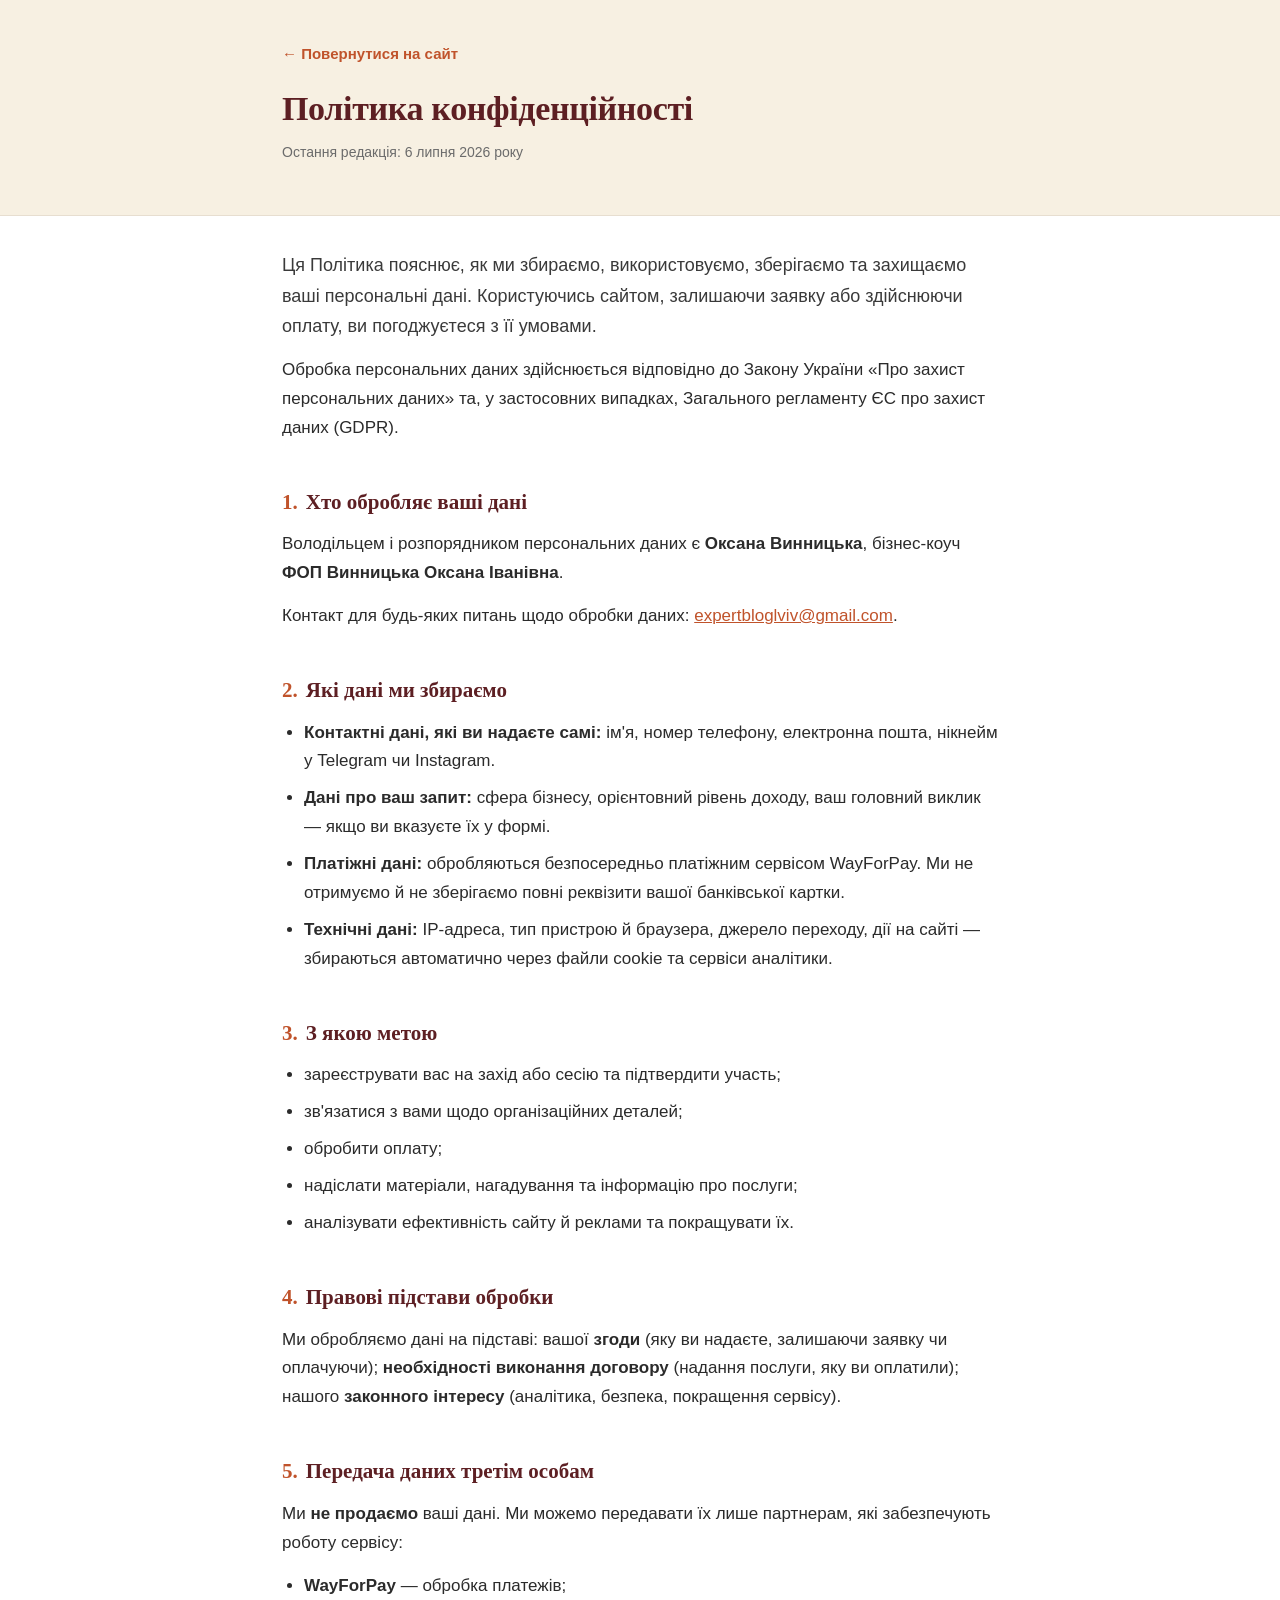
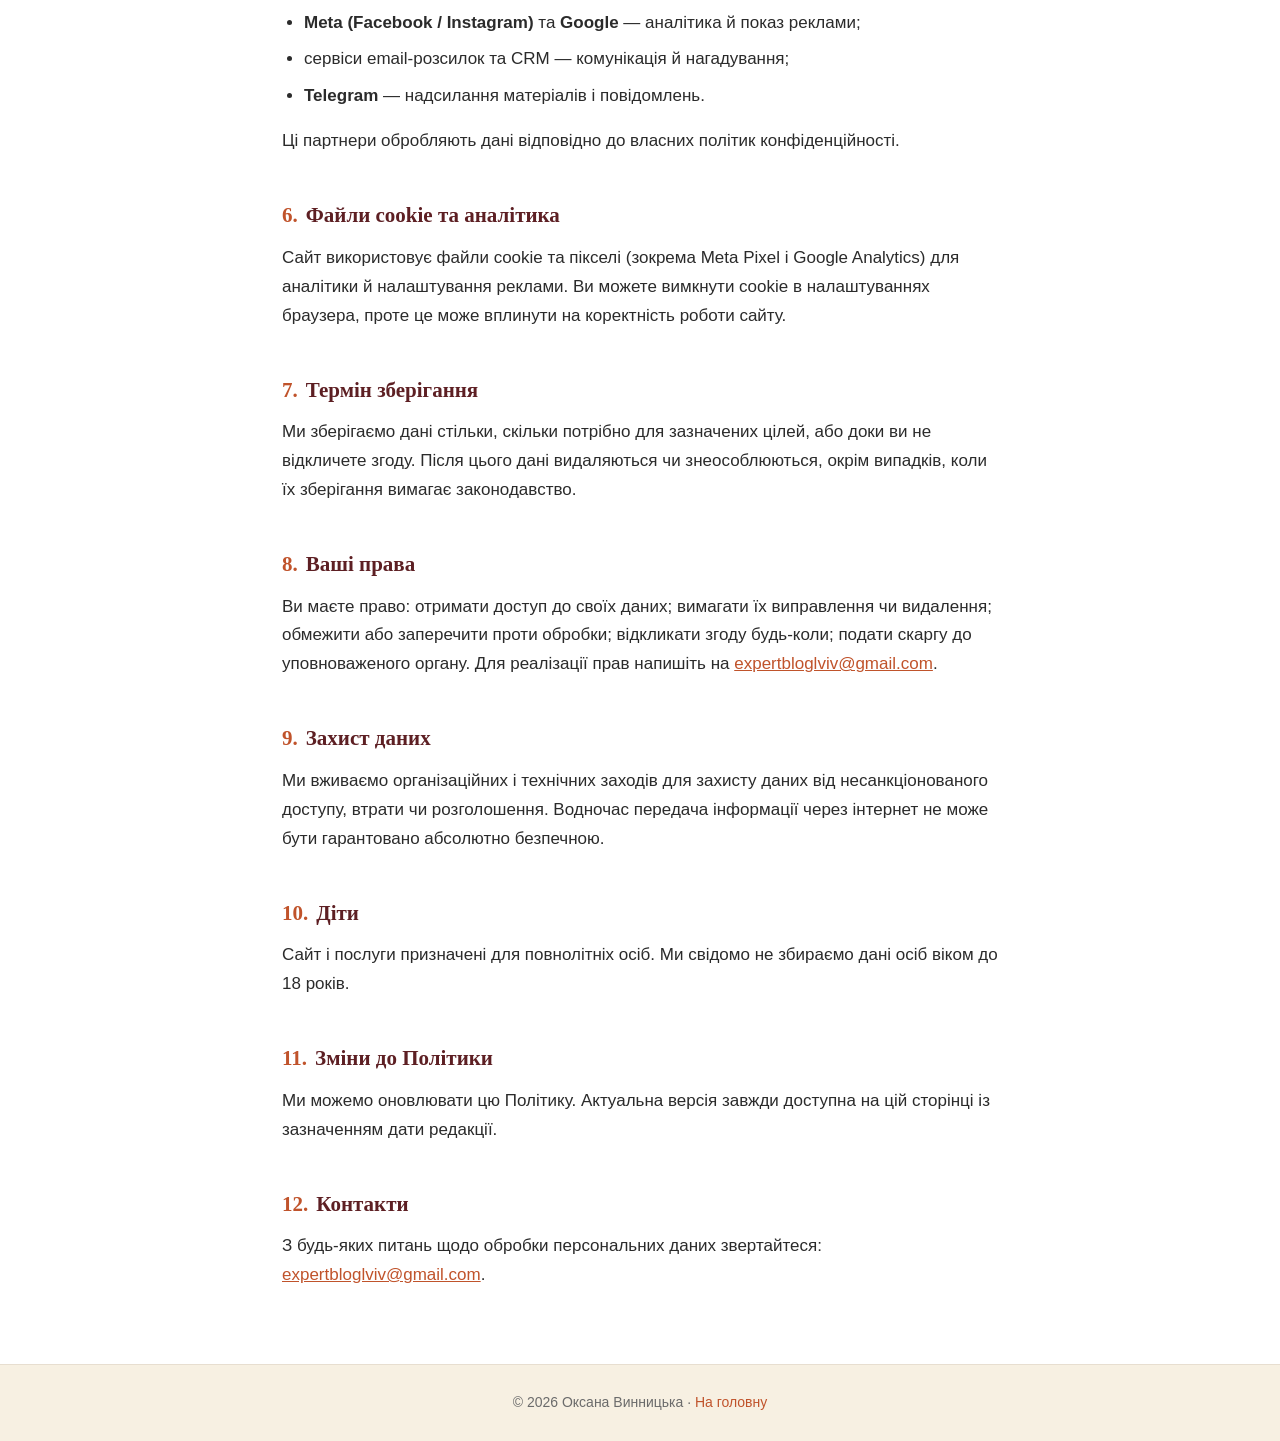
<file: privacy (1).html>
<!DOCTYPE html>
<html lang="uk">
<head>
  <meta charset="utf-8">
  <meta name="viewport" content="width=device-width, initial-scale=1">
  <title>Політика конфіденційності · Оксана Винницька</title>
  <meta name="description" content="Політика конфіденційності та обробки персональних даних сайту Оксани Винницької.">
  <meta name="robots" content="noindex, follow">
  <style>
    :root{
      --accent:#C0532B;      /* теракота */
      --accent-dark:#5D1F23; /* бордовий */
      --gold:#9C7A3C;
      --ink:#2B2B2B;
      --muted:#6b6b6b;
      --cream:#F7F0E2;
      --line:#e7ded0;
      --maxw:760px;
    }
    *{margin:0;padding:0;box-sizing:border-box}
    html{scroll-behavior:smooth}
    body{
      font-family:-apple-system,BlinkMacSystemFont,"Segoe UI",Roboto,Helvetica,Arial,sans-serif;
      color:var(--ink);
      background:#fff;
      line-height:1.7;
      font-size:17px;
      -webkit-font-smoothing:antialiased;
    }
    .band{background:var(--cream);border-bottom:1px solid var(--line)}
    .wrap{max-width:var(--maxw);margin:0 auto;padding:0 22px}
    header.band .wrap{padding-top:40px;padding-bottom:36px}
    .back{
      display:inline-block;margin-bottom:22px;color:var(--accent);
      text-decoration:none;font-size:15px;font-weight:600;
    }
    .back:hover{text-decoration:underline}
    h1{
      font-family:Georgia,"Times New Roman",serif;
      font-size:34px;line-height:1.2;color:var(--accent-dark);
      font-weight:700;letter-spacing:-.01em;
    }
    .updated{margin-top:12px;color:var(--muted);font-size:14px}
    main .wrap{padding-top:34px;padding-bottom:60px}
    h2{
      font-family:Georgia,"Times New Roman",serif;
      font-size:21px;color:var(--accent-dark);font-weight:700;
      margin:34px 0 10px;padding-top:8px;
    }
    h2 .num{color:var(--accent);margin-right:8px}
    p{margin:0 0 14px}
    ul{margin:0 0 16px;padding-left:22px}
    li{margin:0 0 8px}
    a{color:var(--accent)}
    strong{color:var(--ink)}
    .fill{
      background:#fff4e8;border:1px dashed var(--accent);
      border-radius:6px;padding:1px 7px;font-weight:600;color:var(--accent-dark);
      white-space:nowrap;
    }
    .lead{font-size:18px;color:#3a3a3a}
    footer{border-top:1px solid var(--line);background:var(--cream)}
    footer .wrap{padding:26px 22px;color:var(--muted);font-size:14px;text-align:center}
    footer a{color:var(--accent);text-decoration:none}
    footer a:hover{text-decoration:underline}
    @media (max-width:600px){
      body{font-size:16px}
      h1{font-size:27px}
      h2{font-size:19px}
    }
  </style>
</head>
<body>

<header class="band">
  <div class="wrap">
    <a class="back" href="coaching-2026.html">← Повернутися на сайт</a>
    <h1>Політика конфіденційності</h1>
    <p class="updated">Остання редакція: 6 липня 2026 року</p>
  </div>
</header>

<main>
  <div class="wrap">

    <p class="lead">Ця Політика пояснює, як ми збираємо, використовуємо, зберігаємо та захищаємо ваші персональні дані. Користуючись сайтом, залишаючи заявку або здійснюючи оплату, ви погоджуєтеся з її умовами.</p>

    <p>Обробка персональних даних здійснюється відповідно до Закону України «Про захист персональних даних» та, у застосовних випадках, Загального регламенту ЄС про захист даних (GDPR).</p>

    <h2><span class="num">1.</span>Хто обробляє ваші дані</h2>
    <p>Володільцем і розпорядником персональних даних є <strong>Оксана Винницька</strong>, бізнес-коуч <strong>ФОП Винницька Оксана Іванівна</strong>.</p>
    <p>Контакт для будь-яких питань щодо обробки даних: <a href="mailto:expertbloglviv@gmail.com">expertbloglviv@gmail.com</a>.</p>

    <h2><span class="num">2.</span>Які дані ми збираємо</h2>
    <ul>
      <li><strong>Контактні дані, які ви надаєте самі:</strong> ім'я, номер телефону, електронна пошта, нікнейм у Telegram чи Instagram.</li>
      <li><strong>Дані про ваш запит:</strong> сфера бізнесу, орієнтовний рівень доходу, ваш головний виклик — якщо ви вказуєте їх у формі.</li>
      <li><strong>Платіжні дані:</strong> обробляються безпосередньо платіжним сервісом WayForPay. Ми не отримуємо й не зберігаємо повні реквізити вашої банківської картки.</li>
      <li><strong>Технічні дані:</strong> IP-адреса, тип пристрою й браузера, джерело переходу, дії на сайті — збираються автоматично через файли cookie та сервіси аналітики.</li>
    </ul>

    <h2><span class="num">3.</span>З якою метою</h2>
    <ul>
      <li>зареєструвати вас на захід або сесію та підтвердити участь;</li>
      <li>зв'язатися з вами щодо організаційних деталей;</li>
      <li>обробити оплату;</li>
      <li>надіслати матеріали, нагадування та інформацію про послуги;</li>
      <li>аналізувати ефективність сайту й реклами та покращувати їх.</li>
    </ul>

    <h2><span class="num">4.</span>Правові підстави обробки</h2>
    <p>Ми обробляємо дані на підставі: вашої <strong>згоди</strong> (яку ви надаєте, залишаючи заявку чи оплачуючи); <strong>необхідності виконання договору</strong> (надання послуги, яку ви оплатили); нашого <strong>законного інтересу</strong> (аналітика, безпека, покращення сервісу).</p>

    <h2><span class="num">5.</span>Передача даних третім особам</h2>
    <p>Ми <strong>не продаємо</strong> ваші дані. Ми можемо передавати їх лише партнерам, які забезпечують роботу сервісу:</p>
    <ul>
      <li><strong>WayForPay</strong> — обробка платежів;</li>
      <li><strong>Meta (Facebook / Instagram)</strong> та <strong>Google</strong> — аналітика й показ реклами;</li>
      <li>сервіси email-розсилок та CRM — комунікація й нагадування;</li>
      <li><strong>Telegram</strong> — надсилання матеріалів і повідомлень.</li>
    </ul>
    <p>Ці партнери обробляють дані відповідно до власних політик конфіденційності.</p>

    <h2><span class="num">6.</span>Файли cookie та аналітика</h2>
    <p>Сайт використовує файли cookie та пікселі (зокрема Meta Pixel і Google Analytics) для аналітики й налаштування реклами. Ви можете вимкнути cookie в налаштуваннях браузера, проте це може вплинути на коректність роботи сайту.</p>

    <h2><span class="num">7.</span>Термін зберігання</h2>
    <p>Ми зберігаємо дані стільки, скільки потрібно для зазначених цілей, або доки ви не відкличете згоду. Після цього дані видаляються чи знеособлюються, окрім випадків, коли їх зберігання вимагає законодавство.</p>

    <h2><span class="num">8.</span>Ваші права</h2>
    <p>Ви маєте право: отримати доступ до своїх даних; вимагати їх виправлення чи видалення; обмежити або заперечити проти обробки; відкликати згоду будь-коли; подати скаргу до уповноваженого органу. Для реалізації прав напишіть на <a href="mailto:expertbloglviv@gmail.com">expertbloglviv@gmail.com</a>.</p>

    <h2><span class="num">9.</span>Захист даних</h2>
    <p>Ми вживаємо організаційних і технічних заходів для захисту даних від несанкціонованого доступу, втрати чи розголошення. Водночас передача інформації через інтернет не може бути гарантовано абсолютно безпечною.</p>

    <h2><span class="num">10.</span>Діти</h2>
    <p>Сайт і послуги призначені для повнолітніх осіб. Ми свідомо не збираємо дані осіб віком до 18 років.</p>

    <h2><span class="num">11.</span>Зміни до Політики</h2>
    <p>Ми можемо оновлювати цю Політику. Актуальна версія завжди доступна на цій сторінці із зазначенням дати редакції.</p>

    <h2><span class="num">12.</span>Контакти</h2>
    <p>З будь-яких питань щодо обробки персональних даних звертайтеся: <a href="mailto:expertbloglviv@gmail.com">expertbloglviv@gmail.com</a>.</p>

  </div>
</main>

<footer>
  <div class="wrap">
    © 2026 Оксана Винницька · <a href="coaching-2026.html">На головну</a>
  </div>
</footer>

</body>
</html>
</file>
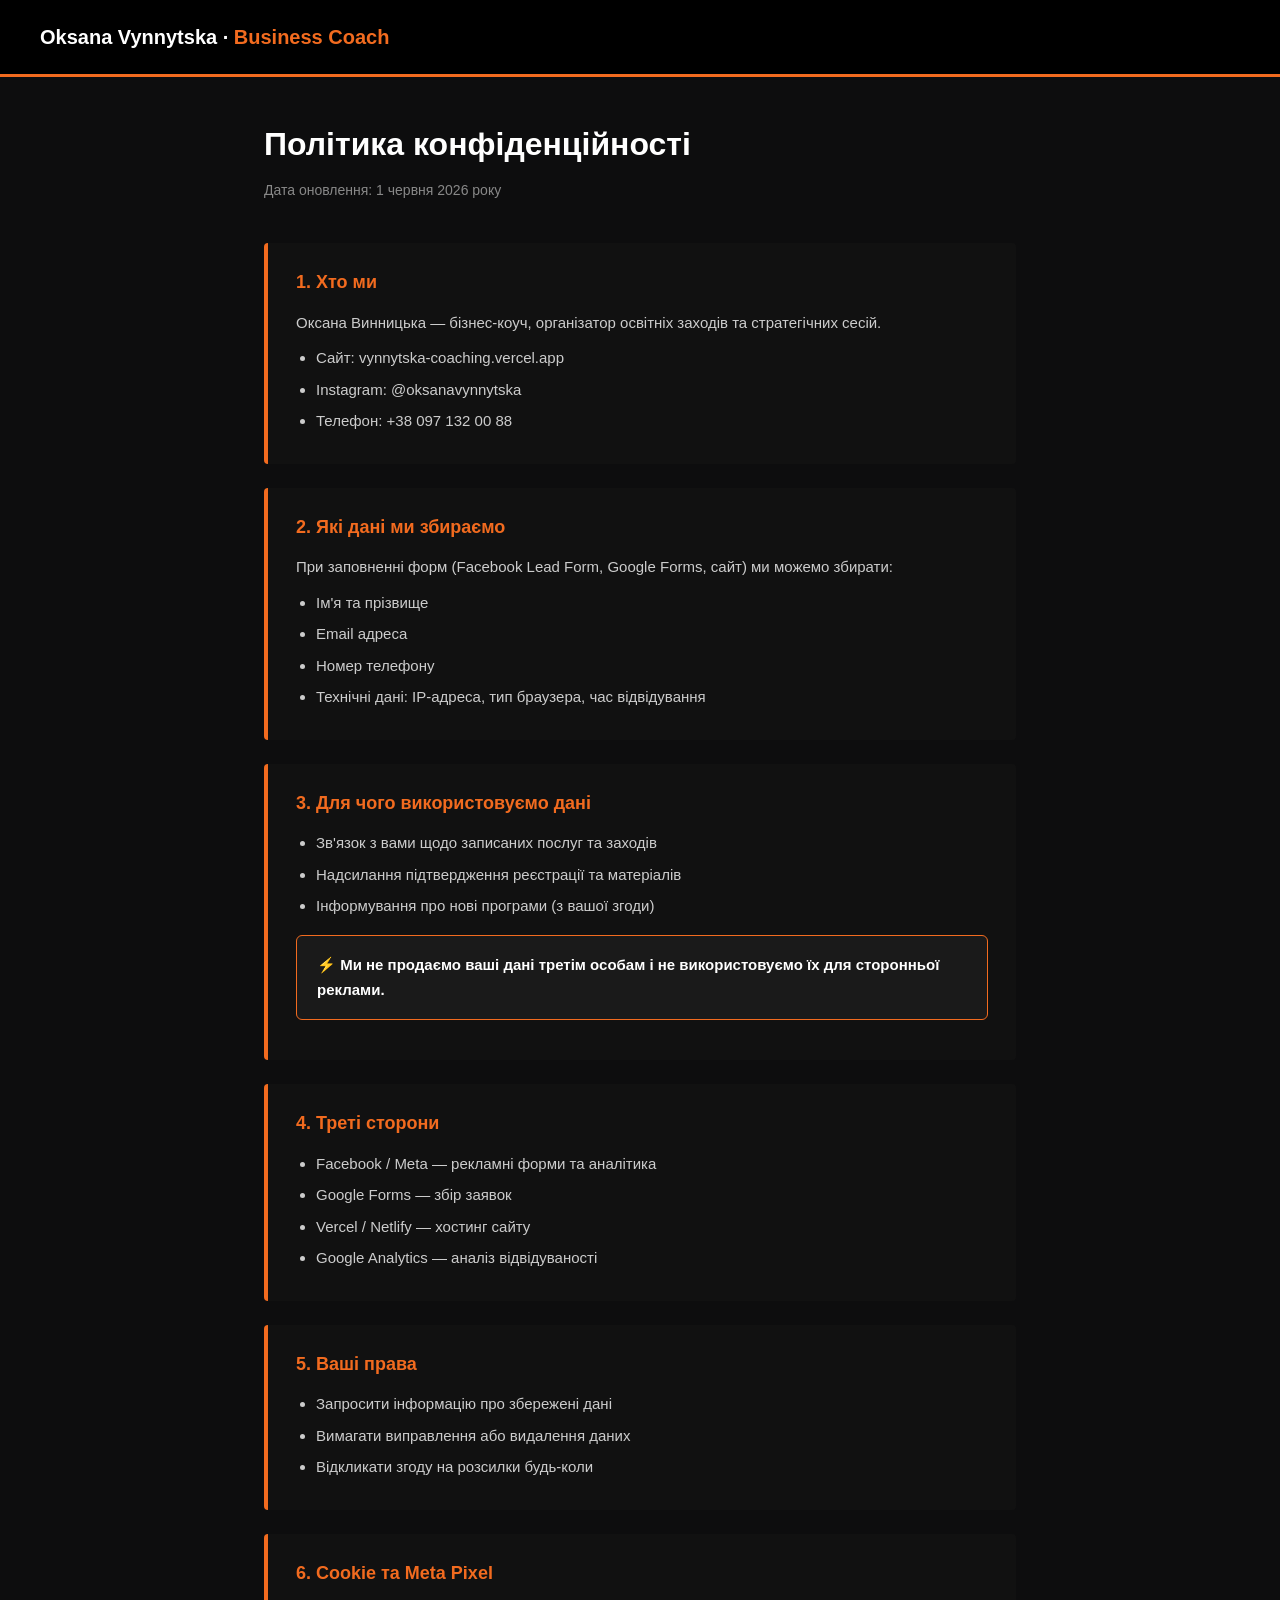
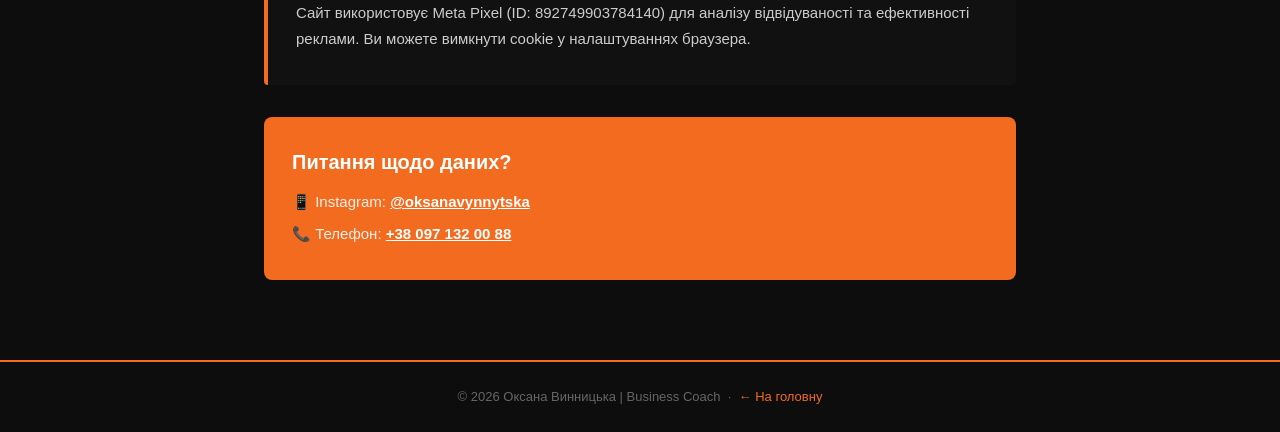
<file: privacy-policy.html>
<!DOCTYPE html>
<html lang="uk">
<head>
  <meta charset="UTF-8">
  <meta name="viewport" content="width=device-width, initial-scale=1.0">
  <title>Політика конфіденційності | Оксана Винницька</title>
  <style>
    * { box-sizing: border-box; margin: 0; padding: 0; }
    body { font-family: 'Arial', sans-serif; background: #0d0d0e; color: #fff; line-height: 1.7; }
    .header { background: #000; border-bottom: 3px solid #F26B1F; padding: 20px 40px; }
    .header h2 { color: #fff; font-size: 20px; }
    .header span { color: #F26B1F; }
    .container { max-width: 800px; margin: 0 auto; padding: 40px 24px 80px; }
    h1 { font-size: 32px; color: #fff; margin-bottom: 8px; }
    .updated { color: #888; font-size: 14px; margin-bottom: 40px; }
    .section { background: #111; border-left: 4px solid #F26B1F; border-radius: 4px; padding: 24px 28px; margin-bottom: 24px; }
    .section h2 { font-size: 18px; color: #F26B1F; margin-bottom: 12px; }
    .section p { color: #ccc; font-size: 15px; margin-bottom: 10px; }
    .section ul { padding-left: 20px; color: #ccc; font-size: 15px; }
    .section ul li { margin-bottom: 6px; }
    .highlight { background: #1a1a1a; border: 1px solid #F26B1F; border-radius: 6px; padding: 16px 20px; margin: 16px 0; }
    .highlight p { color: #fff !important; font-weight: 600; margin: 0 !important; }
    .contact { background: #F26B1F; border-radius: 8px; padding: 28px; margin-top: 32px; }
    .contact h3 { color: #fff; font-size: 20px; margin-bottom: 10px; }
    .contact p { color: rgba(255,255,255,0.9); font-size: 15px; margin-bottom: 6px; }
    .contact a { color: #fff; font-weight: 700; }
    footer { text-align: center; padding: 24px; border-top: 2px solid #F26B1F; color: #666; font-size: 13px; }
    footer a { color: #F26B1F; text-decoration: none; }
  </style>
</head>
<body>
  <div class="header">
    <h2>Oksana Vynnytska · <span>Business Coach</span></h2>
  </div>

  <div class="container">
    <h1>Політика конфіденційності</h1>
    <p class="updated">Дата оновлення: 1 червня 2026 року</p>

    <div class="section">
      <h2>1. Хто ми</h2>
      <p>Оксана Винницька — бізнес-коуч, організатор освітніх заходів та стратегічних сесій.</p>
      <ul>
        <li>Сайт: vynnytska-coaching.vercel.app</li>
        <li>Instagram: @oksanavynnytska</li>
        <li>Телефон: +38 097 132 00 88</li>
      </ul>
    </div>

    <div class="section">
      <h2>2. Які дані ми збираємо</h2>
      <p>При заповненні форм (Facebook Lead Form, Google Forms, сайт) ми можемо збирати:</p>
      <ul>
        <li>Ім'я та прізвище</li>
        <li>Email адреса</li>
        <li>Номер телефону</li>
        <li>Технічні дані: IP-адреса, тип браузера, час відвідування</li>
      </ul>
    </div>

    <div class="section">
      <h2>3. Для чого використовуємо дані</h2>
      <ul>
        <li>Зв'язок з вами щодо записаних послуг та заходів</li>
        <li>Надсилання підтвердження реєстрації та матеріалів</li>
        <li>Інформування про нові програми (з вашої згоди)</li>
      </ul>
      <div class="highlight">
        <p>⚡ Ми не продаємо ваші дані третім особам і не використовуємо їх для сторонньої реклами.</p>
      </div>
    </div>

    <div class="section">
      <h2>4. Треті сторони</h2>
      <ul>
        <li>Facebook / Meta — рекламні форми та аналітика</li>
        <li>Google Forms — збір заявок</li>
        <li>Vercel / Netlify — хостинг сайту</li>
        <li>Google Analytics — аналіз відвідуваності</li>
      </ul>
    </div>

    <div class="section">
      <h2>5. Ваші права</h2>
      <ul>
        <li>Запросити інформацію про збережені дані</li>
        <li>Вимагати виправлення або видалення даних</li>
        <li>Відкликати згоду на розсилки будь-коли</li>
      </ul>
    </div>

    <div class="section">
      <h2>6. Cookie та Meta Pixel</h2>
      <p>Сайт використовує Meta Pixel (ID: 892749903784140) для аналізу відвідуваності та ефективності реклами. Ви можете вимкнути cookie у налаштуваннях браузера.</p>
    </div>

    <div class="contact">
      <h3>Питання щодо даних?</h3>
      <p>📱 Instagram: <a href="https://www.instagram.com/oksanavynnytska" target="_blank">@oksanavynnytska</a></p>
      <p>📞 Телефон: <a href="tel:+380971320088">+38 097 132 00 88</a></p>
    </div>
  </div>

  <footer>
    © 2026 Оксана Винницька | Business Coach &nbsp;·&nbsp;
    <a href="/coaching-2026.html">← На головну</a>
  </footer>
</body>
</html>
</file>
